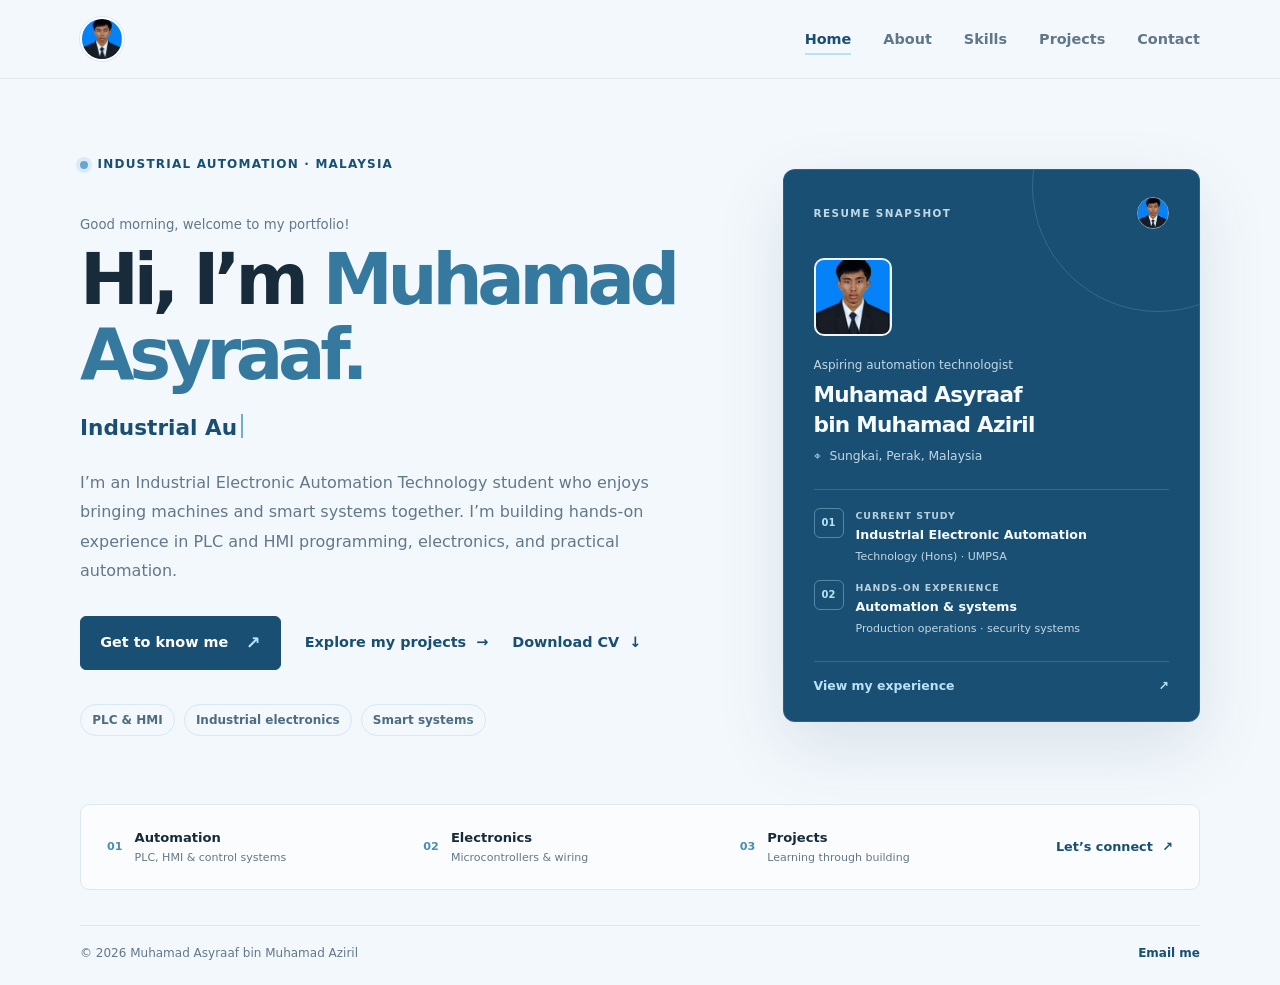
<file: index.html>
<!DOCTYPE html>
<html lang="en">
<head>
  <meta charset="UTF-8">
  <meta name="viewport" content="width=device-width, initial-scale=1.0">
  <meta name="description" content="Meet Muhamad Asyraaf, an industrial electronic automation technology student interested in PLC, HMI, and smart systems.">
  <title>Muhamad Asyraaf | Automation Technologist</title>
  <link rel="stylesheet" href="css/style.css">
</head>
<body>
  <header class="site-header">
    <nav class="site-nav" aria-label="Main navigation">
      <a href="index.html" class="logo" aria-label="Muhamad Asyraaf home"><img src="images/MA.PNG" alt=""></a>
      <button id="menu-btn" aria-label="Toggle menu" aria-expanded="false">☰</button>
      <ul id="nav-links">
        <li><a href="index.html">Home</a></li>
        <li><a href="about.html">About</a></li>
        <li><a href="skills.html">Skills</a></li>
        <li><a href="projects.html">Projects</a></li>
        <li><a href="contact.html">Contact</a></li>
      </ul>
    </nav>
  </header>

  <main class="home-main">
    <section class="hero" aria-labelledby="hero-title">
      <div class="hero-copy">
        <p class="eyebrow"><span class="status-dot"></span> Industrial automation · Malaysia</p>
        <p id="greeting" class="greeting">Hello, welcome to my portfolio!</p>
        <h1 id="hero-title">Hi, I’m <span>Muhamad Asyraaf.</span></h1>
        <p class="hero-role"><span id="typing">Industrial Automation Technologist</span><span class="typing-cursor" aria-hidden="true"></span></p>
        <p class="hero-description">
          I’m an Industrial Electronic Automation Technology student who enjoys bringing machines and smart systems together. I’m building hands-on experience in PLC and HMI programming, electronics, and practical automation.
        </p>
        <div class="hero-actions">
          <a class="btn" href="about.html">Get to know me <span aria-hidden="true">↗</span></a>
          <a class="text-link" href="projects.html">Explore my projects <span aria-hidden="true">→</span></a>
          <a class="text-link" href="docs/Resume_Muhamad_Asyraaf.pdf" download="Muhamad_Asyraaf_CV.pdf">Download CV <span aria-hidden="true">↓</span></a>
        </div>
        <div class="hero-skills" aria-label="Areas of interest">
          <span>PLC &amp; HMI</span>
          <span>Industrial electronics</span>
          <span>Smart systems</span>
        </div>
      </div>

      <aside class="profile-card" aria-label="Resume snapshot">
        <div class="card-topline"><span>RESUME SNAPSHOT</span><span class="card-mark"><img src="images/MA.PNG" alt=""></span></div>
        <div class="profile-monogram"><img src="images/MA.PNG" alt="Muhamad Asyraaf"></div>
        <p class="profile-label">Aspiring automation technologist</p>
        <h2>Muhamad Asyraaf<br>bin Muhamad Aziril</h2>
        <p class="profile-location"><span aria-hidden="true">⌖</span> Sungkai, Perak, Malaysia</p>
        <div class="profile-divider"></div>
        <div class="profile-detail">
          <span class="detail-icon" aria-hidden="true">01</span>
          <div><span class="detail-label">CURRENT STUDY</span><strong>Industrial Electronic Automation</strong><small>Technology (Hons) · UMPSA</small></div>
        </div>
        <div class="profile-detail">
          <span class="detail-icon" aria-hidden="true">02</span>
          <div><span class="detail-label">HANDS-ON EXPERIENCE</span><strong>Automation &amp; systems</strong><small>Production operations · security systems</small></div>
        </div>
        <a class="profile-link" href="about.html">View my experience <span aria-hidden="true">↗</span></a>
      </aside>
    </section>

    <section class="intro-strip" aria-label="Portfolio highlights">
      <div><span class="strip-number">01</span><p><strong>Automation</strong><span>PLC, HMI &amp; control systems</span></p></div>
      <div><span class="strip-number">02</span><p><strong>Electronics</strong><span>Microcontrollers &amp; wiring</span></p></div>
      <div><span class="strip-number">03</span><p><strong>Projects</strong><span>Learning through building</span></p></div>
      <a href="contact.html">Let’s connect <span aria-hidden="true">↗</span></a>
    </section>
  </main>

  <footer class="site-footer">
    <p>&copy; <span id="year"></span> Muhamad Asyraaf bin Muhamad Aziril</p>
    <a href="mailto:asyraaf3455@gmail.com">Email me</a>
  </footer>
  <script src="js/script.js"></script>
</body>
</html>
</file>
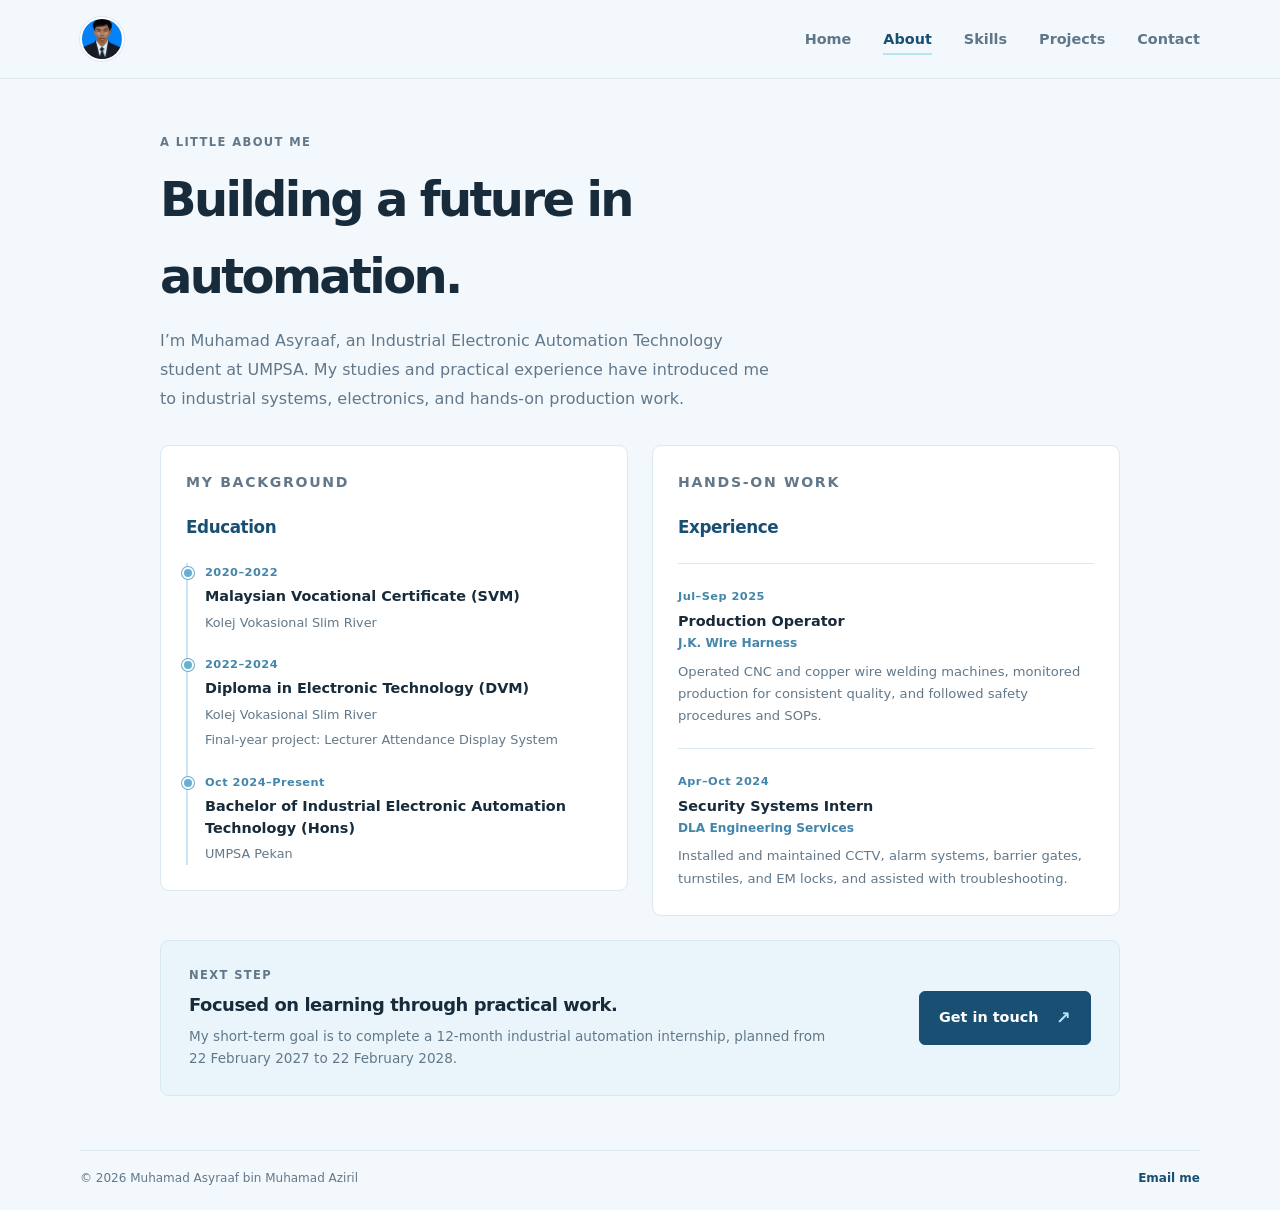
<file: about.html>
<!DOCTYPE html>
<html lang="en">
<head>
  <meta charset="UTF-8">
  <meta name="viewport" content="width=device-width, initial-scale=1.0">
  <meta name="description" content="Learn about Muhamad Asyraaf's education and hands-on experience in industrial electronics and automation.">
  <title>About | Muhamad Asyraaf</title>
  <link rel="stylesheet" href="css/style.css">
</head>
<body>
  <header class="site-header">
    <nav class="site-nav" aria-label="Main navigation">
      <a href="index.html" class="logo" aria-label="Muhamad Asyraaf home"><img src="images/MA.PNG" alt=""></a>
      <button id="menu-btn" aria-label="Toggle menu" aria-expanded="false">☰</button>
      <ul id="nav-links">
        <li><a href="index.html">Home</a></li>
        <li><a href="about.html">About</a></li>
        <li><a href="skills.html">Skills</a></li>
        <li><a href="projects.html">Projects</a></li>
        <li><a href="contact.html">Contact</a></li>
      </ul>
    </nav>
  </header>

  <main class="page-section">
    <div class="page-heading">
      <p class="page-kicker">A little about me</p>
      <h1>Building a future in automation.</h1>
      <p class="page-lede">I’m Muhamad Asyraaf, an Industrial Electronic Automation Technology student at UMPSA. My studies and practical experience have introduced me to industrial systems, electronics, and hands-on production work.</p>
    </div>

    <section class="about-grid" aria-label="Education and experience">
      <section class="contact-panel resume-panel">
        <p class="page-kicker">My background</p>
        <h2>Education</h2>
        <ol class="resume-timeline">
          <li>
            <span class="resume-date">2020–2022</span>
            <strong>Malaysian Vocational Certificate (SVM)</strong>
            <span>Kolej Vokasional Slim River</span>
          </li>
          <li>
            <span class="resume-date">2022–2024</span>
            <strong>Diploma in Electronic Technology (DVM)</strong>
            <span>Kolej Vokasional Slim River</span>
            <small>Final-year project: Lecturer Attendance Display System</small>
          </li>
          <li>
            <span class="resume-date">Oct 2024–Present</span>
            <strong>Bachelor of Industrial Electronic Automation Technology (Hons)</strong>
            <span>UMPSA Pekan</span>
          </li>
        </ol>
      </section>

      <section class="contact-panel resume-panel">
        <p class="page-kicker">Hands-on work</p>
        <h2>Experience</h2>
        <article class="resume-entry">
          <span class="resume-date">Jul–Sep 2025</span>
          <h3>Production Operator</h3>
          <p class="resume-company">J.K. Wire Harness</p>
          <p>Operated CNC and copper wire welding machines, monitored production for consistent quality, and followed safety procedures and SOPs.</p>
        </article>
        <article class="resume-entry">
          <span class="resume-date">Apr–Oct 2024</span>
          <h3>Security Systems Intern</h3>
          <p class="resume-company">DLA Engineering Services</p>
          <p>Installed and maintained CCTV, alarm systems, barrier gates, turnstiles, and EM locks, and assisted with troubleshooting.</p>
        </article>
      </section>
    </section>

    <section class="goal-card">
      <div>
        <p class="page-kicker">Next step</p>
        <h2>Focused on learning through practical work.</h2>
        <p>My short-term goal is to complete a 12-month industrial automation internship, planned from 22 February 2027 to 22 February 2028.</p>
      </div>
      <a class="btn" href="contact.html">Get in touch <span aria-hidden="true">↗</span></a>
    </section>
  </main>

  <footer class="site-footer">
    <p>&copy; <span id="year"></span> Muhamad Asyraaf bin Muhamad Aziril</p>
    <a href="mailto:asyraaf3455@gmail.com">Email me</a>
  </footer>
  <script src="js/script.js"></script>
</body>
</html>
</file>
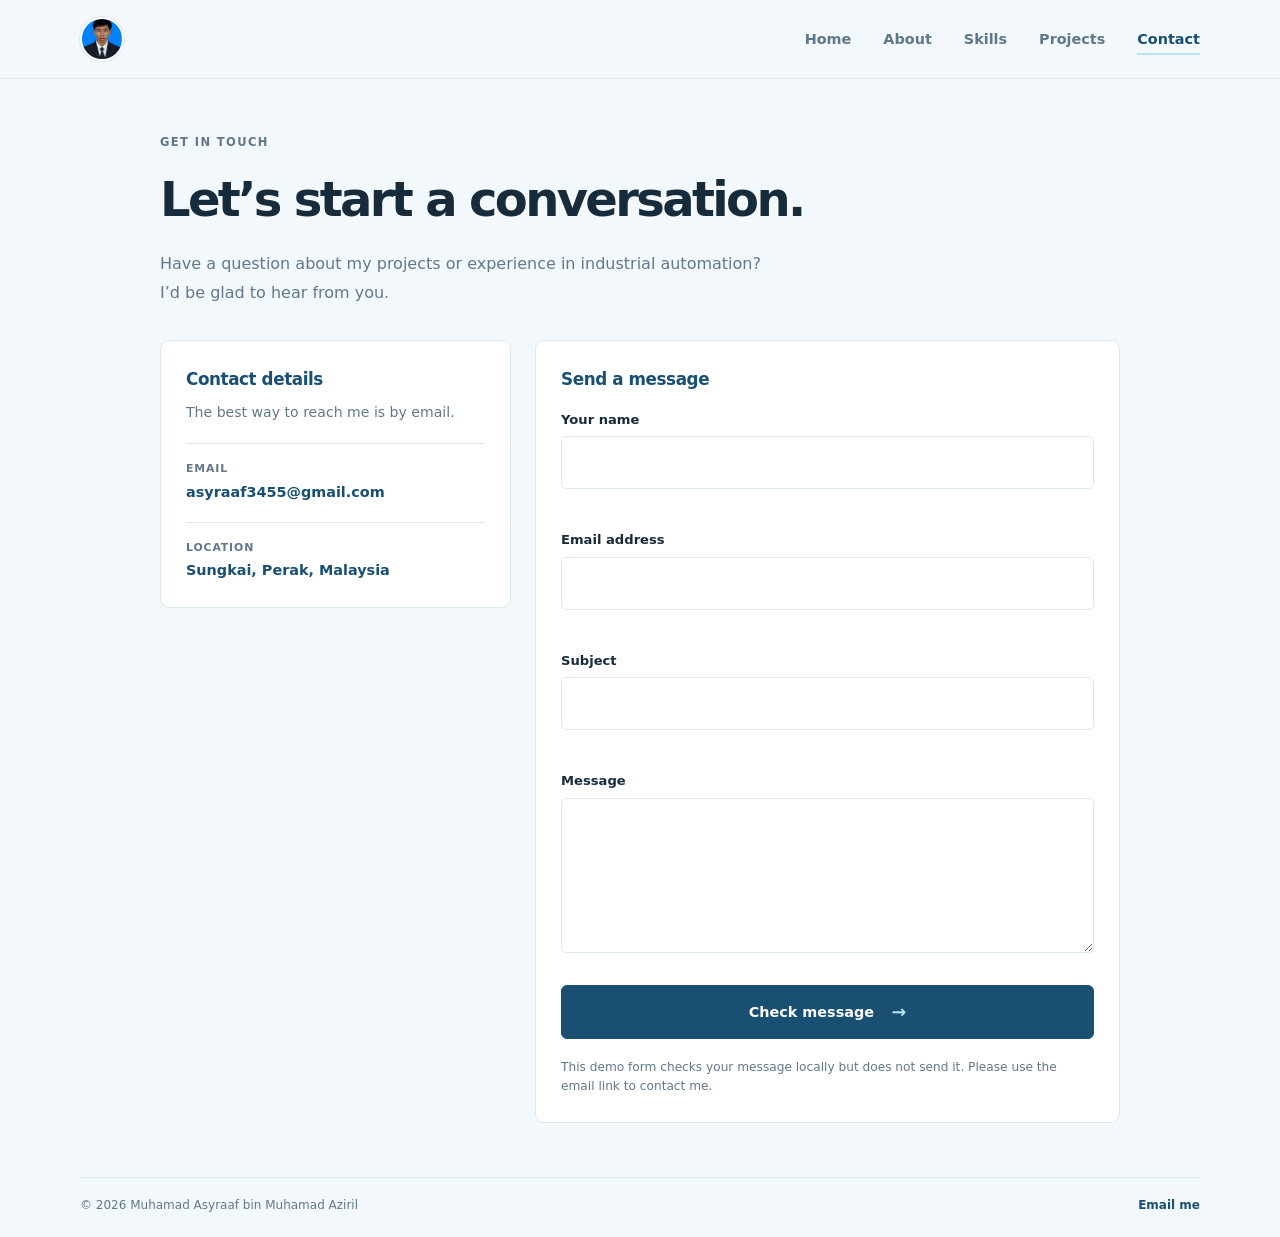
<file: contact.html>
<!DOCTYPE html>
<html lang="en">
<head>
  <meta charset="UTF-8">
  <meta name="viewport" content="width=device-width, initial-scale=1.0">
  <meta name="description" content="Contact Muhamad Asyraaf about industrial automation, electronics, and project opportunities.">
  <title>Contact | Muhamad Asyraaf</title>
  <link rel="stylesheet" href="css/style.css">
</head>
<body>
  <header class="site-header">
    <nav class="site-nav" aria-label="Main navigation">
      <a href="index.html" class="logo" aria-label="Muhamad Asyraaf home"><img src="images/MA.PNG" alt=""></a>
      <button id="menu-btn" aria-label="Toggle menu" aria-expanded="false">☰</button>
      <ul id="nav-links">
        <li><a href="index.html">Home</a></li>
        <li><a href="about.html">About</a></li>
        <li><a href="skills.html">Skills</a></li>
        <li><a href="projects.html">Projects</a></li>
        <li><a href="contact.html">Contact</a></li>
      </ul>
    </nav>
  </header>

  <main class="page-section">
    <div class="page-heading">
      <p class="page-kicker">Get in touch</p>
      <h1>Let’s start a conversation.</h1>
      <p class="page-lede">Have a question about my projects or experience in industrial automation? I’d be glad to hear from you.</p>
    </div>

    <div class="contact-layout">
      <aside class="contact-panel">
        <h2>Contact details</h2>
        <p>The best way to reach me is by email.</p>
        <div class="contact-method">
          <span>Email</span>
          <a href="mailto:asyraaf3455@gmail.com">asyraaf3455@gmail.com</a>
        </div>
        <div class="contact-method">
          <span>Location</span>
          <strong>Sungkai, Perak, Malaysia</strong>
        </div>
      </aside>

      <section class="contact-panel" aria-labelledby="message-title">
        <h2 id="message-title">Send a message</h2>
        <form id="contact-form" class="contact-form" novalidate>
          <label for="name">Your name</label>
          <input type="text" id="name" name="name" autocomplete="name" aria-describedby="name-error">
          <span class="error" id="name-error"></span>

          <label for="email">Email address</label>
          <input type="email" id="email" name="email" autocomplete="email" aria-describedby="email-error">
          <span class="error" id="email-error"></span>

          <label for="subject">Subject</label>
          <input type="text" id="subject" name="subject" aria-describedby="subject-error">
          <span class="error" id="subject-error"></span>

          <label for="message">Message</label>
          <textarea id="message" name="message" rows="5" aria-describedby="message-error"></textarea>
          <span class="error" id="message-error"></span>

          <button type="submit" class="btn">Check message <span aria-hidden="true">→</span></button>
          <p class="form-note">This demo form checks your message locally but does not send it. Please use the email link to contact me.</p>
          <p id="success-msg" class="form-success hidden" role="status">Your message passed the checks. Please email it to me directly to send it.</p>
        </form>
      </section>
    </div>
  </main>

  <footer class="site-footer">
    <p>&copy; <span id="year"></span> Muhamad Asyraaf bin Muhamad Aziril</p>
    <a href="mailto:asyraaf3455@gmail.com">Email me</a>
  </footer>
  <script src="js/script.js"></script>
</body>
</html>
</file>
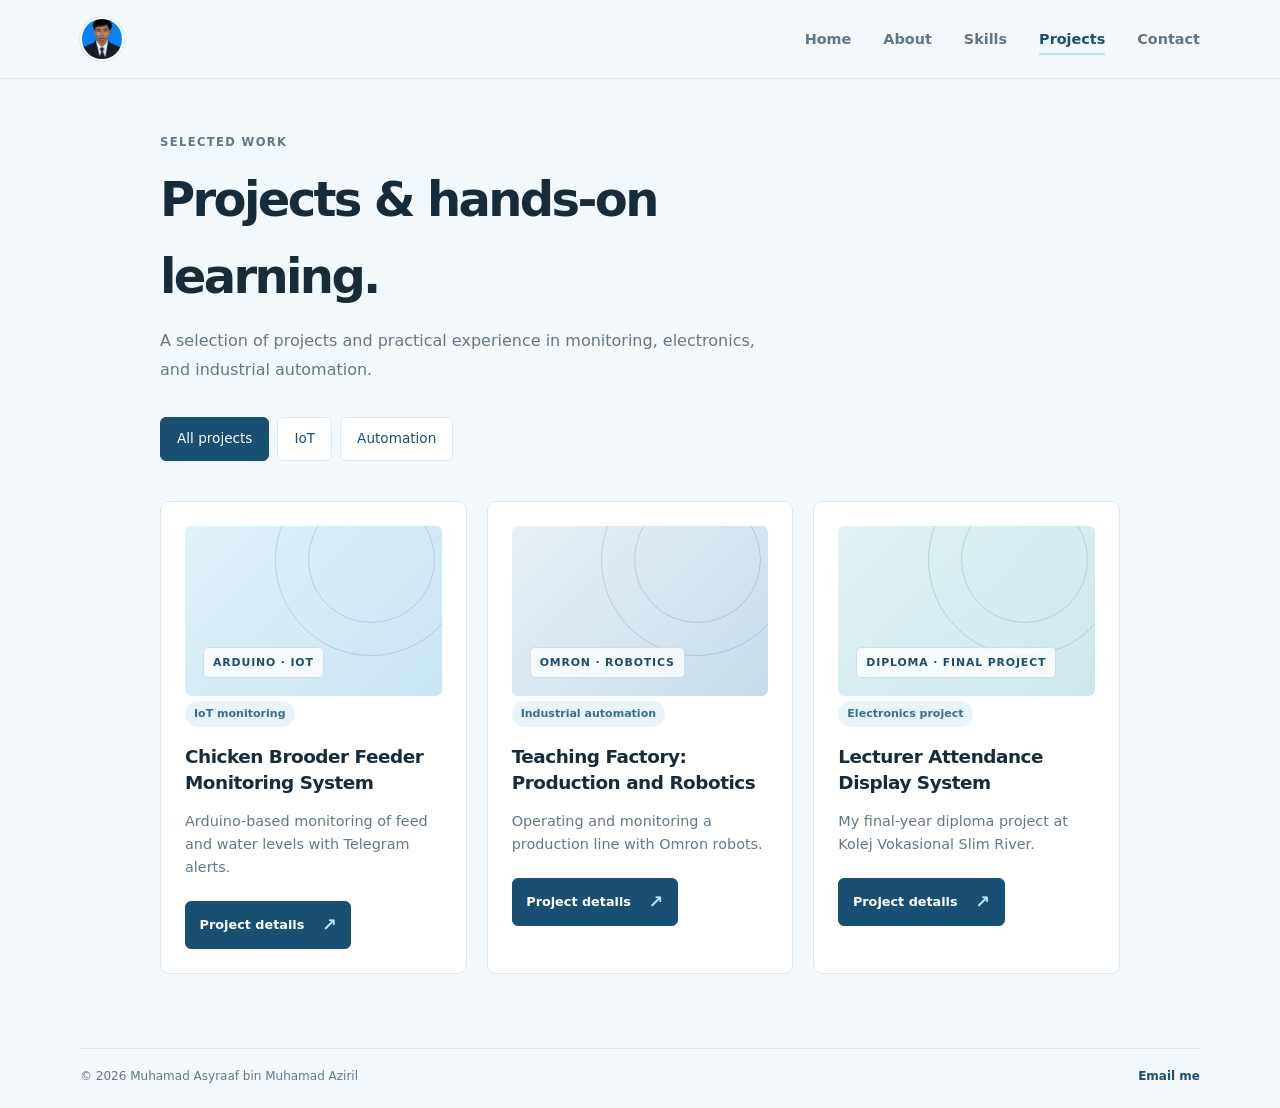
<file: projects.html>
<!DOCTYPE html>
<html lang="en">
<head>
  <meta charset="UTF-8">
  <meta name="viewport" content="width=device-width, initial-scale=1.0">
  <meta name="description" content="Explore Muhamad Asyraaf's projects in automation, robotics, and IoT monitoring.">
  <title>Projects | Muhamad Asyraaf</title>
  <link rel="stylesheet" href="css/style.css">
</head>
<body>
  <header class="site-header">
    <nav class="site-nav" aria-label="Main navigation">
      <a href="index.html" class="logo" aria-label="Muhamad Asyraaf home"><img src="images/MA.PNG" alt=""></a>
      <button id="menu-btn" aria-label="Toggle menu" aria-expanded="false">☰</button>
      <ul id="nav-links">
        <li><a href="index.html">Home</a></li>
        <li><a href="about.html">About</a></li>
        <li><a href="skills.html">Skills</a></li>
        <li><a href="projects.html">Projects</a></li>
        <li><a href="contact.html">Contact</a></li>
      </ul>
    </nav>
  </header>

  <main class="page-section">
    <div class="page-heading">
      <p class="page-kicker">Selected work</p>
      <h1>Projects &amp; hands-on learning.</h1>
      <p class="page-lede">A selection of projects and practical experience in monitoring, electronics, and industrial automation.</p>
    </div>

    <div class="filters" aria-label="Filter projects">
      <button class="filter-btn active" data-filter="all" aria-pressed="true">All projects</button>
      <button class="filter-btn" data-filter="iot" aria-pressed="false">IoT</button>
      <button class="filter-btn" data-filter="automation" aria-pressed="false">Automation</button>
    </div>

    <div class="project-grid">
      <article class="project-card" data-category="iot">
        <div class="project-visual visual-farm" aria-hidden="true"><span>ARDUINO · IOT</span></div>
        <span class="project-tag">IoT monitoring</span>
        <h2>Chicken Brooder Feeder Monitoring System</h2>
        <p>Arduino-based monitoring of feed and water levels with Telegram alerts.</p>
        <button class="btn btn-small details-btn" data-title="Chicken Brooder Feeder Monitoring System" data-info="An Arduino-based system for monitoring feed and water levels. It sends Telegram alerts when feed is low and logs data to Google Sheets for remote monitoring. Tools: Arduino, Telegram, and Google Sheets.">Project details <span aria-hidden="true">↗</span></button>
      </article>

      <article class="project-card" data-category="automation">
        <div class="project-visual visual-factory" aria-hidden="true"><span>OMRON · ROBOTICS</span></div>
        <span class="project-tag">Industrial automation</span>
        <h2>Teaching Factory: Production and Robotics</h2>
        <p>Operating and monitoring a production line with Omron robots.</p>
        <button class="btn btn-small details-btn" data-title="Teaching Factory: Production and Robotics" data-info="Practical experience operating and monitoring a production line with Omron industrial robots, with a focus on workflow management, machine coordination, and process monitoring.">Project details <span aria-hidden="true">↗</span></button>
      </article>

      <article class="project-card" data-category="automation">
        <div class="project-visual visual-display" aria-hidden="true"><span>DIPLOMA · FINAL PROJECT</span></div>
        <span class="project-tag">Electronics project</span>
        <h2>Lecturer Attendance Display System</h2>
        <p>My final-year diploma project at Kolej Vokasional Slim River.</p>
        <button class="btn btn-small details-btn" data-title="Lecturer Attendance Display System" data-info="A final-year diploma project completed at Kolej Vokasional Slim River. More project details can be added as they become available.">Project details <span aria-hidden="true">↗</span></button>
      </article>
    </div>

    <div id="modal" class="modal hidden">
      <div class="modal-box" role="dialog" aria-modal="true" aria-labelledby="modal-title" aria-describedby="modal-info">
        <button id="close-modal" class="modal-close" aria-label="Close project details">&times;</button>
        <p class="page-kicker">Project overview</p>
        <h2 id="modal-title"></h2>
        <p id="modal-info"></p>
      </div>
    </div>
  </main>

  <footer class="site-footer">
    <p>&copy; <span id="year"></span> Muhamad Asyraaf bin Muhamad Aziril</p>
    <a href="mailto:asyraaf3455@gmail.com">Email me</a>
  </footer>
  <script src="js/script.js"></script>
</body>
</html>
</file>
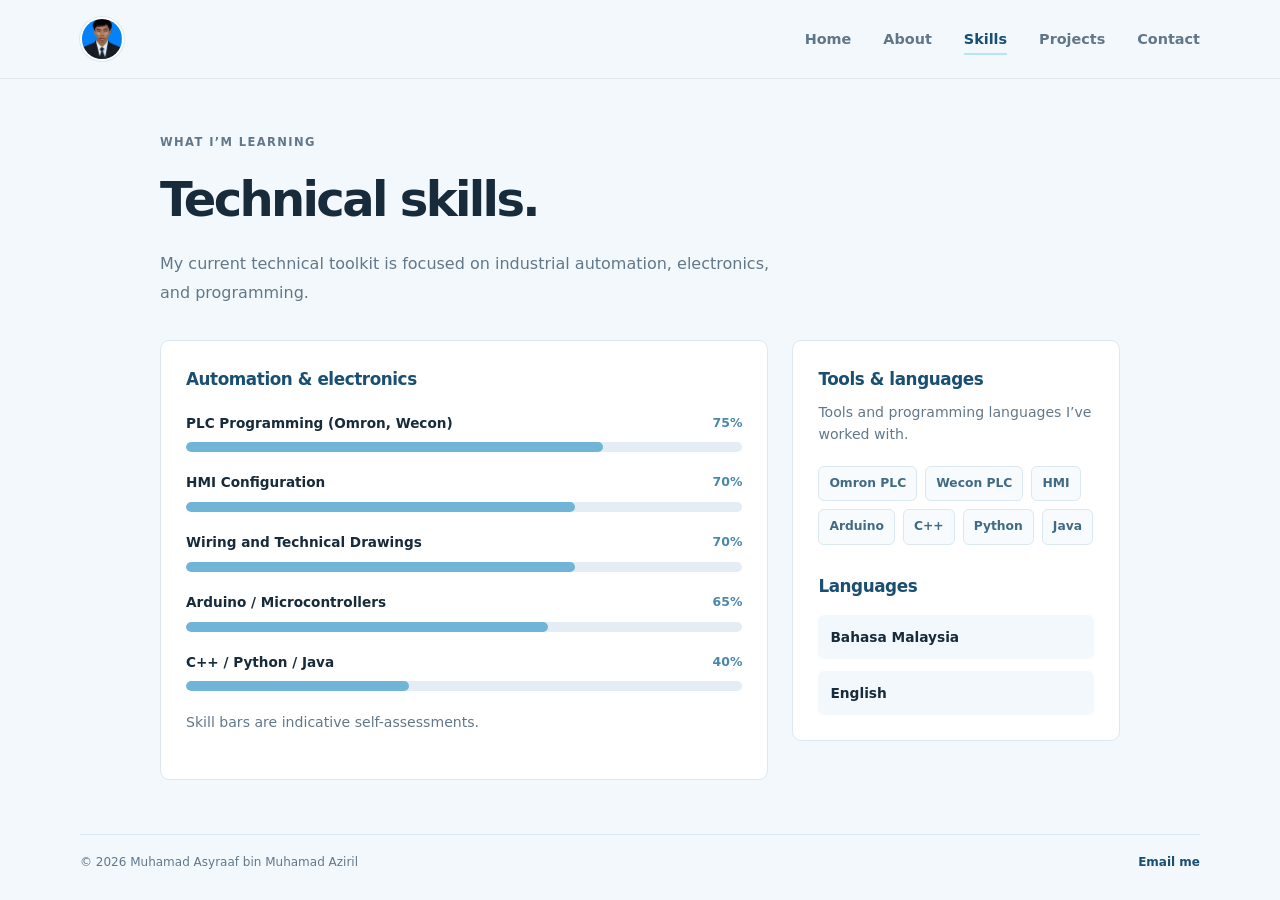
<file: skills.html>
<!DOCTYPE html>
<html lang="en">
<head>
  <meta charset="UTF-8">
  <meta name="viewport" content="width=device-width, initial-scale=1.0">
  <meta name="description" content="Explore Muhamad Asyraaf's technical skills in PLC, HMI, electronics, and programming.">
  <title>Skills | Muhamad Asyraaf</title>
  <link rel="stylesheet" href="css/style.css">
</head>
<body>
  <header class="site-header">
    <nav class="site-nav" aria-label="Main navigation">
      <a href="index.html" class="logo" aria-label="Muhamad Asyraaf home"><img src="images/MA.PNG" alt=""></a>
      <button id="menu-btn" aria-label="Toggle menu" aria-expanded="false">☰</button>
      <ul id="nav-links">
        <li><a href="index.html">Home</a></li>
        <li><a href="about.html">About</a></li>
        <li><a href="skills.html">Skills</a></li>
        <li><a href="projects.html">Projects</a></li>
        <li><a href="contact.html">Contact</a></li>
      </ul>
    </nav>
  </header>

  <main class="page-section">
    <div class="page-heading">
      <p class="page-kicker">What I’m learning</p>
      <h1>Technical skills.</h1>
      <p class="page-lede">My current technical toolkit is focused on industrial automation, electronics, and programming.</p>
    </div>

    <div class="skills-layout">
      <section class="contact-panel skills-panel" aria-labelledby="automation-skills">
        <h2 id="automation-skills">Automation &amp; electronics</h2>
        <div class="skill">
          <div class="skill-head"><span>PLC Programming (Omron, Wecon)</span><span class="skill-level">75%</span></div>
          <div class="bar" role="meter" aria-label="PLC Programming skill level" aria-valuemin="0" aria-valuemax="100" aria-valuenow="75"><div class="bar-fill" data-level="75"></div></div>
        </div>
        <div class="skill">
          <div class="skill-head"><span>HMI Configuration</span><span class="skill-level">70%</span></div>
          <div class="bar" role="meter" aria-label="HMI Configuration skill level" aria-valuemin="0" aria-valuemax="100" aria-valuenow="70"><div class="bar-fill" data-level="70"></div></div>
        </div>
        <div class="skill">
          <div class="skill-head"><span>Wiring and Technical Drawings</span><span class="skill-level">70%</span></div>
          <div class="bar" role="meter" aria-label="Wiring and Technical Drawings skill level" aria-valuemin="0" aria-valuemax="100" aria-valuenow="70"><div class="bar-fill" data-level="70"></div></div>
        </div>
        <div class="skill">
          <div class="skill-head"><span>Arduino / Microcontrollers</span><span class="skill-level">65%</span></div>
          <div class="bar" role="meter" aria-label="Arduino and Microcontrollers skill level" aria-valuemin="0" aria-valuemax="100" aria-valuenow="65"><div class="bar-fill" data-level="65"></div></div>
        </div>
        <div class="skill">
          <div class="skill-head"><span>C++ / Python / Java</span><span class="skill-level">40%</span></div>
          <div class="bar" role="meter" aria-label="Programming skill level" aria-valuemin="0" aria-valuemax="100" aria-valuenow="40"><div class="bar-fill" data-level="40"></div></div>
        </div>
        <p class="form-note">Skill bars are indicative self-assessments.</p>
      </section>

      <aside class="contact-panel skills-aside">
        <h2>Tools &amp; languages</h2>
        <p class="skill-note">Tools and programming languages I’ve worked with.</p>
        <div class="tool-list" aria-label="Tools">
          <span>Omron PLC</span>
          <span>Wecon PLC</span>
          <span>HMI</span>
          <span>Arduino</span>
          <span>C++</span>
          <span>Python</span>
          <span>Java</span>
        </div>
        <h2>Languages</h2>
        <ul class="language-list">
          <li>Bahasa Malaysia</li>
          <li>English</li>
        </ul>
      </aside>
    </div>
  </main>

  <footer class="site-footer">
    <p>&copy; <span id="year"></span> Muhamad Asyraaf bin Muhamad Aziril</p>
    <a href="mailto:asyraaf3455@gmail.com">Email me</a>
  </footer>
  <script src="js/script.js"></script>
</body>
</html>
</file>
<file: css/style.css>
:root {
  --ink: #172b3b;
  --muted: #62788a;
  --paper: #f3f8fc;
  --surface: #ffffff;
  --primary: #194f73;
  --accent: #b8e3f7;
  --line: #dce8f0;
  --shadow: 0 24px 70px rgba(31, 78, 109, 0.12);
}

* { box-sizing: border-box; }

html { scroll-behavior: smooth; }

body {
  margin: 0;
  background: var(--paper);
  color: var(--ink);
  font-family: Inter, ui-sans-serif, system-ui, -apple-system, BlinkMacSystemFont, "Segoe UI", sans-serif;
  line-height: 1.6;
}

a { color: inherit; }

.site-header {
  position: relative;
  z-index: 2;
  border-bottom: 1px solid rgba(23, 43, 59, 0.08);
  background: rgba(243, 248, 252, 0.94);
}

.site-nav {
  width: min(1120px, calc(100% - 48px));
  min-height: 78px;
  margin: 0 auto;
  display: flex;
  align-items: center;
  justify-content: space-between;
}

.logo {
  display: block;
  width: 44px;
  height: 44px;
  overflow: hidden;
  border: 2px solid white;
  border-radius: 50%;
  background: #dcedf7;
  box-shadow: 0 0 0 1px var(--line);
  text-decoration: none;
}

.logo img { display: block; width: 100%; height: 100%; object-fit: cover; object-position: center 24%; }

#nav-links {
  display: flex;
  align-items: center;
  gap: 2rem;
  margin: 0;
  padding: 0;
  list-style: none;
}

#nav-links a {
  color: #607789;
  font-size: 0.9rem;
  font-weight: 600;
  text-decoration: none;
  transition: color 0.2s ease;
}

#nav-links a:hover,
#nav-links a.active { color: var(--primary); }

#nav-links a.active { box-shadow: inset 0 -2px var(--accent); padding-bottom: 8px; }

#menu-btn {
  display: none;
  border: 0;
  background: transparent;
  color: var(--primary);
  font-size: 1.6rem;
  cursor: pointer;
}

.home-main {
  width: min(1120px, calc(100% - 48px));
  margin: 0 auto;
}

.hero {
  min-height: 620px;
  padding: 76px 0 68px;
  display: grid;
  grid-template-columns: minmax(0, 1.15fr) minmax(320px, 0.8fr);
  align-items: center;
  gap: clamp(48px, 8vw, 112px);
}

.hero-copy { max-width: 650px; }

.eyebrow,
.greeting,
.profile-label {
  margin: 0;
  color: var(--muted);
  font-size: 0.83rem;
}

.eyebrow {
  display: flex;
  align-items: center;
  gap: 0.6rem;
  color: var(--primary);
  font-size: 0.75rem;
  font-weight: 750;
  letter-spacing: 0.1em;
  text-transform: uppercase;
}

.status-dot {
  width: 8px;
  height: 8px;
  border-radius: 50%;
  background: #65a8cf;
  box-shadow: 0 0 0 4px rgba(101, 168, 207, 0.17);
}

.greeting { margin-top: 40px; }

.hero h1 {
  margin: 8px 0 8px;
  font-size: clamp(2.8rem, 5.5vw, 4.65rem);
  font-weight: 760;
  letter-spacing: -0.075em;
  line-height: 1.06;
}

.hero h1 span { color: #36799f; }

.hero-role {
  min-height: 1.8em;
  margin: 18px 0 0;
  color: var(--primary);
  font-size: clamp(1.1rem, 2vw, 1.35rem);
  font-weight: 680;
}

.typing-cursor {
  display: inline-block;
  width: 2px;
  height: 1.1em;
  margin-left: 4px;
  background: #6eaed0;
  vertical-align: -0.15em;
  animation: blink 0.9s steps(2, start) infinite;
}

@keyframes blink { to { visibility: hidden; } }

.hero-description {
  max-width: 570px;
  margin: 18px 0 0;
  color: var(--muted);
  font-size: 1rem;
  line-height: 1.85;
}

.hero-actions {
  display: flex;
  align-items: center;
  flex-wrap: wrap;
  gap: 1.5rem;
  margin-top: 30px;
}

.btn {
  display: inline-flex;
  align-items: center;
  justify-content: center;
  gap: 1.1rem;
  min-height: 48px;
  padding: 0.75rem 1.2rem;
  border: 1px solid var(--primary);
  border-radius: 6px;
  background: var(--primary);
  color: white;
  font: inherit;
  font-size: 0.9rem;
  font-weight: 650;
  text-decoration: none;
  cursor: pointer;
  transition: background 0.2s ease, transform 0.2s ease;
}

.btn:hover { transform: translateY(-2px); background: #23648d; }
.btn span { color: var(--accent); font-size: 1.1rem; }

.text-link {
  color: var(--primary);
  font-size: 0.9rem;
  font-weight: 680;
  text-decoration: none;
}

.text-link span { margin-left: 5px; }
.text-link:hover { text-decoration: underline; text-underline-offset: 4px; }

.hero-skills {
  display: flex;
  flex-wrap: wrap;
  gap: 0.55rem;
  margin-top: 34px;
}

.hero-skills span {
  padding: 0.35rem 0.7rem;
  border: 1px solid #d7e8f2;
  border-radius: 999px;
  color: #4d6c80;
  font-size: 0.75rem;
  font-weight: 550;
}

.profile-card {
  position: relative;
  overflow: hidden;
  padding: 27px 30px 25px;
  border: 1px solid rgba(255, 255, 255, 0.1);
  border-radius: 12px;
  background: var(--primary);
  color: #f6fbff;
  box-shadow: var(--shadow);
}

.profile-card::before {
  position: absolute;
  top: -110px;
  right: -85px;
  width: 250px;
  height: 250px;
  border: 1px solid rgba(184, 227, 247, 0.18);
  border-radius: 50%;
  content: "";
}

.card-topline {
  position: relative;
  display: flex;
  align-items: center;
  justify-content: space-between;
  color: #c2d7e4;
  font-size: 0.65rem;
  font-weight: 700;
  letter-spacing: 0.14em;
}

.card-mark {
  display: block;
  overflow: hidden;
  width: 32px;
  height: 32px;
  border: 1px solid rgba(255, 255, 255, 0.45);
  border-radius: 50%;
}

.card-mark img { width: 100%; height: 100%; object-fit: cover; object-position: center 24%; }

.profile-monogram {
  position: relative;
  display: block;
  width: 78px;
  height: 78px;
  margin-top: 29px;
  overflow: hidden;
  border: 2px solid rgba(255, 255, 255, 0.55);
  border-radius: 10px;
  background: #dcedf7;
}

.profile-monogram img { width: 100%; height: 100%; object-fit: cover; object-position: center 24%; }
.profile-label { margin-top: 20px; color: #c2d7e4; font-size: 0.75rem; }

.profile-card h2 {
  margin: 5px 0 0;
  font-size: 1.35rem;
  font-weight: 680;
  letter-spacing: -0.035em;
  line-height: 1.35;
}

.profile-location { margin: 8px 0 0; color: #c2d7e4; font-size: 0.77rem; }
.profile-location span { margin-right: 5px; color: var(--accent); }
.profile-divider { height: 1px; margin: 23px 0 18px; background: rgba(255, 255, 255, 0.15); }

.profile-detail {
  display: flex;
  align-items: flex-start;
  gap: 12px;
  margin-top: 15px;
}

.detail-icon {
  display: grid;
  flex: 0 0 30px;
  height: 30px;
  place-items: center;
  border: 1px solid rgba(184, 227, 247, 0.38);
  border-radius: 6px;
  color: var(--accent);
  font-size: 0.62rem;
  font-weight: 700;
}

.profile-detail div { display: grid; gap: 2px; }
.detail-label { color: #b7cfdd; font-size: 0.59rem; font-weight: 700; letter-spacing: 0.1em; }
.profile-detail strong { font-size: 0.79rem; font-weight: 620; }
.profile-detail small { color: #c2d7e4; font-size: 0.69rem; }

.profile-link {
  display: flex;
  justify-content: space-between;
  margin-top: 24px;
  padding-top: 14px;
  border-top: 1px solid rgba(255, 255, 255, 0.15);
  color: var(--accent);
  font-size: 0.78rem;
  font-weight: 650;
  text-decoration: none;
}

.intro-strip {
  display: grid;
  grid-template-columns: repeat(3, 1fr) auto;
  align-items: center;
  gap: 1.5rem;
  padding: 22px 26px;
  border: 1px solid var(--line);
  border-radius: 9px;
  background: rgba(255, 255, 255, 0.62);
}

.intro-strip > div { display: flex; align-items: center; gap: 12px; }
.strip-number { color: #4b8db4; font-size: 0.7rem; font-weight: 750; }
.intro-strip p { display: grid; gap: 1px; margin: 0; }
.intro-strip strong { color: var(--ink); font-size: 0.82rem; }
.intro-strip p span { color: var(--muted); font-size: 0.69rem; }
.intro-strip > a { color: var(--primary); font-size: 0.8rem; font-weight: 700; text-decoration: none; }
.intro-strip > a span { margin-left: 5px; }

.site-footer {
  width: min(1120px, calc(100% - 48px));
  display: flex;
  align-items: center;
  justify-content: space-between;
  margin: 35px auto 0;
  padding: 18px 0 22px;
  border-top: 1px solid var(--line);
  color: var(--muted);
  font-size: 0.75rem;
}

.site-footer p { margin: 0; }
.site-footer a { color: var(--primary); font-weight: 650; text-decoration: none; }

.page-section {
  width: min(960px, calc(100% - 48px));
  margin: 54px auto;
}

.page-section h1 { font-size: clamp(2rem, 4vw, 3rem); letter-spacing: -0.055em; }
.page-section h2 { color: var(--primary); letter-spacing: -0.025em; }
.page-heading { max-width: 720px; margin-bottom: 32px; }
.page-kicker { margin: 0 0 10px; color: #4386ab; font-size: 0.72rem; font-weight: 750; letter-spacing: 0.12em; text-transform: uppercase; }
.page-heading h1 { margin: 0; }
.page-lede { max-width: 620px; margin: 12px 0 0; color: var(--muted); line-height: 1.8; }
.page-section article,
.project-card {
  margin: 20px 0;
  padding: 24px;
  border: 1px solid var(--line);
  border-radius: 9px;
  background: var(--surface);
}

.page-section p,
.page-section li { color: var(--muted); }
.page-section a:not(.btn) { color: var(--primary); }
.timeline { padding-left: 1.25rem; }
.timeline li { margin: 0.75rem 0; }

.tabs,
.filters { display: flex; flex-wrap: wrap; gap: 0.5rem; margin: 1.25rem 0; }
.tab-btn,
.filter-btn,
.accordion-btn {
  padding: 0.65rem 1rem;
  border: 1px solid var(--line);
  border-radius: 6px;
  background: white;
  color: var(--primary);
  font: inherit;
  font-size: 0.85rem;
  cursor: pointer;
  transition: background 0.2s ease, color 0.2s ease;
}

.tab-btn.active,
.filter-btn.active { border-color: var(--primary); background: var(--primary); color: white; }
.accordion-btn { width: 100%; margin-top: 0.5rem; text-align: left; }
.accordion-body { padding: 0.35rem 1rem; }
.skill { margin: 1rem 0; }
.bar { height: 10px; overflow: hidden; border-radius: 10px; background: #e3edf3; }
.bar-fill { width: 0; height: 100%; border-radius: inherit; background: #70b4d8; transition: width 1s ease; }

.project-grid { display: grid; grid-template-columns: repeat(auto-fit, minmax(240px, 1fr)); gap: 1.25rem; }
.project-card { margin: 0; transition: transform 0.25s ease, box-shadow 0.25s ease; }
.project-card:hover { transform: translateY(-4px); box-shadow: var(--shadow); }
.project-visual { position: relative; display: flex; min-height: 170px; overflow: hidden; align-items: flex-end; padding: 18px; border-radius: 6px; background: #dcedf7; }
.project-visual::before,
.project-visual::after { position: absolute; border: 1px solid rgba(25, 79, 115, 0.19); border-radius: 50%; content: ""; }
.project-visual::before { top: -62px; right: -25px; width: 190px; height: 190px; }
.project-visual::after { top: -30px; right: 7px; width: 125px; height: 125px; }
.project-visual span { position: relative; z-index: 1; padding: 6px 9px; border: 1px solid rgba(25, 79, 115, 0.17); border-radius: 5px; background: rgba(255, 255, 255, 0.78); color: var(--primary); font-size: 0.68rem; font-weight: 750; letter-spacing: 0.08em; }
.visual-farm { background: linear-gradient(135deg, #e2f2fa, #c8e4f2); }
.visual-factory { background: linear-gradient(135deg, #e9f1f7, #c6dbea); }
.visual-display { background: linear-gradient(135deg, #e3f2f6, #cce8ed); }
.project-card h2 { margin: 17px 0 7px; color: var(--ink); font-size: 1.15rem; line-height: 1.4; }
.project-card p { color: var(--muted); font-size: 0.9rem; }
.project-tag { display: inline-flex; margin-top: 5px; padding: 4px 9px; border-radius: 99px; background: #e8f4fa; color: #376f91; font-size: 0.69rem; font-weight: 700; }
.btn-small { min-height: 40px; margin-top: 8px; padding: 0.55rem 0.85rem; font-size: 0.8rem; }

.modal { position: fixed; z-index: 5; inset: 0; display: flex; align-items: center; justify-content: center; padding: 1rem; background: rgba(15, 36, 54, 0.68); }
.modal.hidden { display: none; }
.modal-box { width: min(500px, 100%); padding: 2rem; border-radius: 10px; background: white; }
.modal-close { float: right; width: 36px; height: 36px; border: 1px solid var(--line); border-radius: 50%; background: white; color: var(--primary); font-size: 1.3rem; cursor: pointer; }

form { display: flex; flex-direction: column; max-width: 500px; gap: 0.45rem; }
form input,
form textarea { width: 100%; padding: 0.75rem; border: 1px solid var(--line); border-radius: 5px; background: white; color: var(--ink); font: inherit; }
form input:focus,
form textarea:focus { outline: 2px solid #8cc9e6; outline-offset: 1px; }
.error { min-height: 1.2rem; color: #a53d32; font-size: 0.85rem; }
.contact-layout { display: grid; grid-template-columns: minmax(240px, 0.75fr) minmax(0, 1.25fr); gap: 24px; align-items: start; }
.about-grid { display: grid; grid-template-columns: repeat(2, minmax(0, 1fr)); gap: 24px; align-items: start; }
.resume-panel { margin: 0 !important; }
.resume-panel > .page-kicker { margin-top: 0; }
.resume-timeline { display: grid; gap: 0; margin: 22px 0 0; padding: 0; list-style: none; }
.resume-timeline li { display: grid; gap: 5px; padding: 0 0 22px 17px; border-left: 2px solid #c9e5f3; }
.resume-timeline li:last-child { padding-bottom: 0; }
.resume-timeline strong,
.resume-entry h3 { color: var(--ink); font-size: 0.9rem; line-height: 1.5; }
.resume-timeline li > span:not(.resume-date),
.resume-timeline small { color: var(--muted); font-size: 0.8rem; }
.resume-date { position: relative; color: #4386ab; font-size: 0.71rem; font-weight: 750; letter-spacing: 0.04em; }
.resume-timeline .resume-date::before { position: absolute; top: 4px; left: -23px; width: 8px; height: 8px; border: 2px solid white; border-radius: 50%; background: #68afd2; box-shadow: 0 0 0 1px #68afd2; content: ""; }
.resume-entry { margin: 20px 0 0 !important; padding: 18px 0 0 !important; border: 0 !important; border-top: 1px solid var(--line) !important; border-radius: 0 !important; background: transparent !important; }
.resume-entry:first-of-type { margin-top: 22px !important; }
.resume-entry h3 { margin: 4px 0 0; }
.resume-entry p { margin: 7px 0 0; font-size: 0.82rem; line-height: 1.7; }
.resume-entry .resume-company { margin-top: 0; color: #4386ab; font-size: 0.76rem; font-weight: 650; }
.goal-card { display: flex; align-items: center; justify-content: space-between; gap: 24px; margin-top: 24px; padding: 25px 28px; border: 1px solid #d6e8f2; border-radius: 9px; background: #eaf5fb; }
.goal-card .page-kicker { margin: 0 0 6px; }
.goal-card h2 { margin: 0; color: var(--ink); font-size: 1.12rem; }
.goal-card p:not(.page-kicker) { max-width: 650px; margin: 7px 0 0; color: var(--muted); font-size: 0.85rem; }
.contact-panel { padding: 25px; border: 1px solid var(--line); border-radius: 9px; background: white; }
.contact-panel h2 { margin: 0 0 8px; font-size: 1.05rem; }
.contact-panel > p { margin: 0 0 20px; color: var(--muted); font-size: 0.88rem; }
.contact-method { display: grid; gap: 3px; margin-top: 18px; padding-top: 16px; border-top: 1px solid var(--line); }
.contact-method span { color: var(--muted); font-size: 0.68rem; font-weight: 700; letter-spacing: 0.08em; text-transform: uppercase; }
.contact-method a,
.contact-method strong { color: var(--primary); font-size: 0.9rem; font-weight: 650; text-decoration: none; overflow-wrap: anywhere; }
.contact-method a:hover { text-decoration: underline; text-underline-offset: 3px; }
.contact-form { max-width: none; gap: 0.4rem; }
.contact-form label { margin-top: 8px; color: var(--ink); font-size: 0.82rem; font-weight: 650; }
.contact-form input,
.contact-form textarea { padding: 0.8rem 0.9rem; }
.contact-form textarea { resize: vertical; }
.form-note { margin: 12px 0 0; color: var(--muted); font-size: 0.76rem; line-height: 1.6; }
.form-success { padding: 10px 12px; border-radius: 5px; background: #e7f4fb; color: var(--primary); font-size: 0.85rem; }
.skills-layout { display: grid; grid-template-columns: minmax(0, 1.3fr) minmax(220px, 0.7fr); gap: 24px; align-items: start; }
.skills-panel { margin: 0 !important; }
.skills-panel h2 { margin-top: 0; }
.skill { margin: 20px 0; }
.skill:last-child { margin-bottom: 0; }
.skill-head { display: flex; justify-content: space-between; gap: 1rem; margin-bottom: 8px; color: var(--ink); font-size: 0.85rem; font-weight: 620; }
.skill-level { color: #4a88aa; font-size: 0.78rem; font-weight: 750; }
.skill-note { margin-top: 0; color: var(--muted); font-size: 0.85rem; }
.tool-list { display: flex; flex-wrap: wrap; gap: 8px; margin-top: 18px; }
.tool-list span { padding: 7px 10px; border: 1px solid var(--line); border-radius: 6px; background: #f7fbfd; color: #416a83; font-size: 0.77rem; font-weight: 600; }
.skills-aside h2:not(:first-child) { margin-top: 28px; }
.language-list { display: grid; gap: 12px; margin: 15px 0 0; padding: 0; list-style: none; }
.language-list li { padding: 11px 12px; border-radius: 6px; background: #f3f8fc; color: var(--ink); font-size: 0.86rem; font-weight: 600; }
.hidden { display: none; }

@media (max-width: 820px) {
  .hero { grid-template-columns: minmax(0, 1fr) minmax(280px, 0.85fr); gap: 35px; }
  .intro-strip { grid-template-columns: repeat(2, 1fr); }
  .intro-strip > a { padding-left: 27px; }
  .about-grid { grid-template-columns: 1fr; }
  .contact-layout,
  .skills-layout { grid-template-columns: 1fr; }
}

@media (max-width: 680px) {
  .site-nav { width: min(100% - 36px, 560px); min-height: 68px; flex-wrap: wrap; }
  #menu-btn { display: block; }
  #nav-links { display: none; flex-direction: column; align-items: stretch; width: 100%; gap: 0; padding: 0 0 12px; }
  #nav-links.open { display: flex; }
  #nav-links li a { display: block; padding: 0.7rem 0; }
  #nav-links a.active { box-shadow: none; }
  .home-main,
  .site-footer { width: min(100% - 36px, 560px); }
  .hero { min-height: auto; grid-template-columns: 1fr; gap: 42px; padding: 54px 0 42px; }
  .greeting { margin-top: 30px; }
  .hero h1 { font-size: clamp(2.7rem, 12vw, 4rem); }
  .profile-card { max-width: 480px; }
  .intro-strip { gap: 1.2rem 0.8rem; padding: 18px; }
  .intro-strip > div { align-items: flex-start; gap: 8px; }
  .intro-strip > a { padding-left: 18px; }
  .page-section { width: min(100% - 36px, 560px); margin: 38px auto; }
  .contact-panel { padding: 20px; }
  .goal-card { align-items: flex-start; flex-direction: column; padding: 20px; }
}

@media (max-width: 420px) {
  .hero-actions { align-items: flex-start; flex-direction: column; gap: 1rem; }
  .profile-card { padding: 23px 21px; }
  .intro-strip { grid-template-columns: 1fr; }
  .intro-strip > a { padding-left: 0; }
  .site-footer { align-items: flex-start; flex-direction: column; gap: 0.35rem; }
}

@media (prefers-reduced-motion: reduce) {
  *,
  *::before,
  *::after { scroll-behavior: auto !important; animation-duration: 0.01ms !important; animation-iteration-count: 1 !important; transition-duration: 0.01ms !important; }
}
</file>
